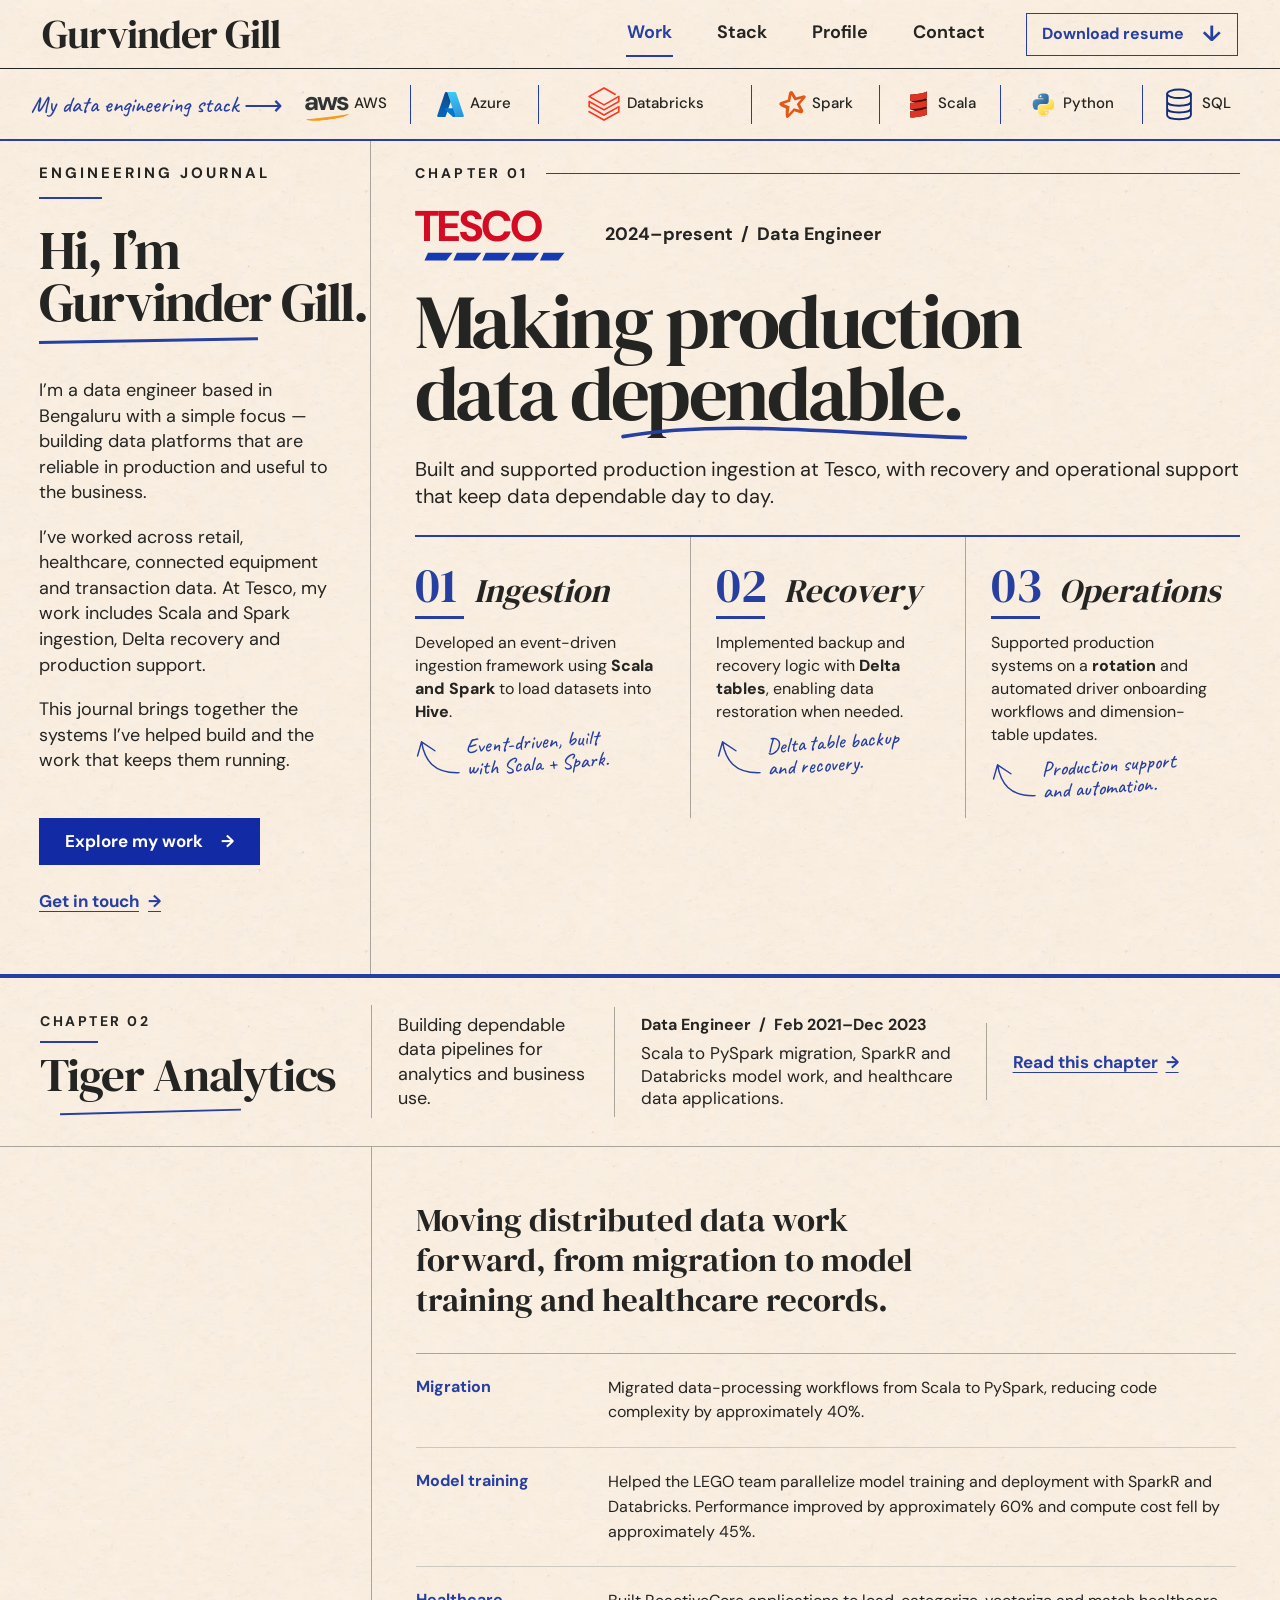
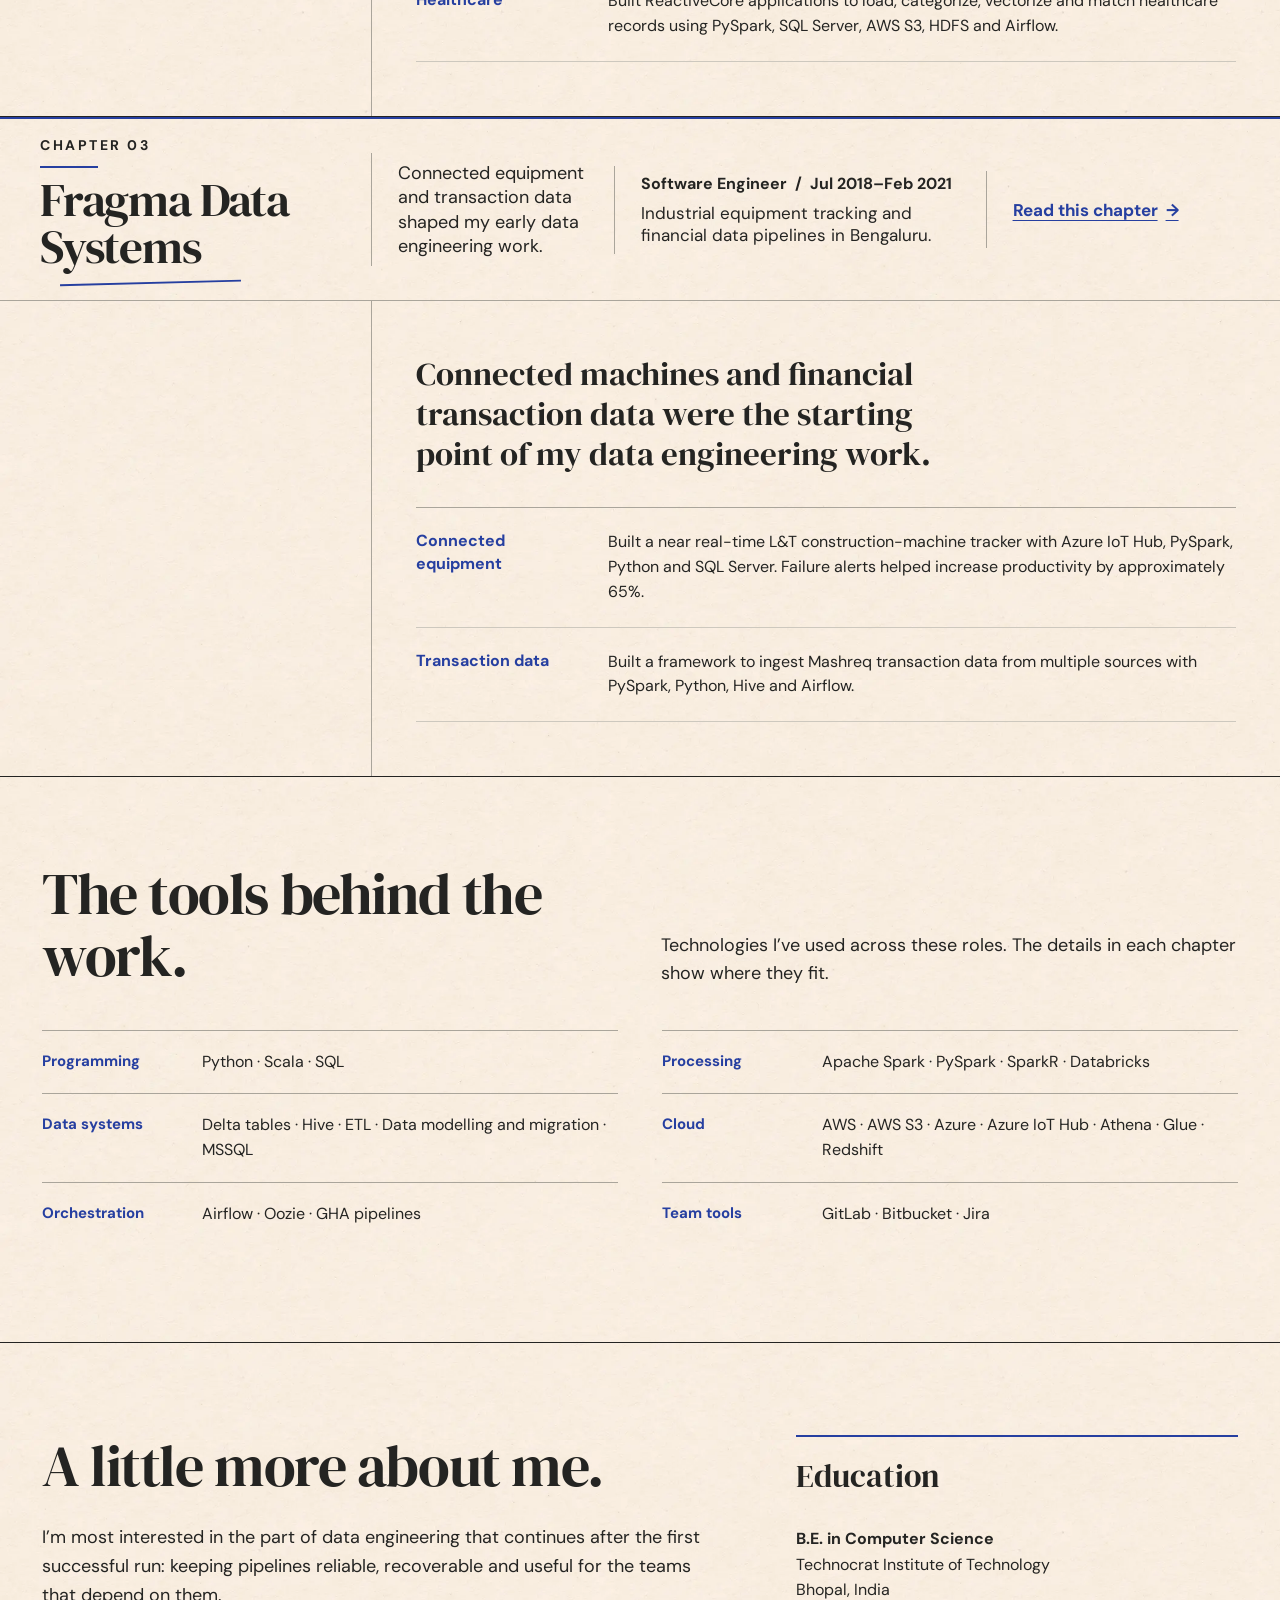
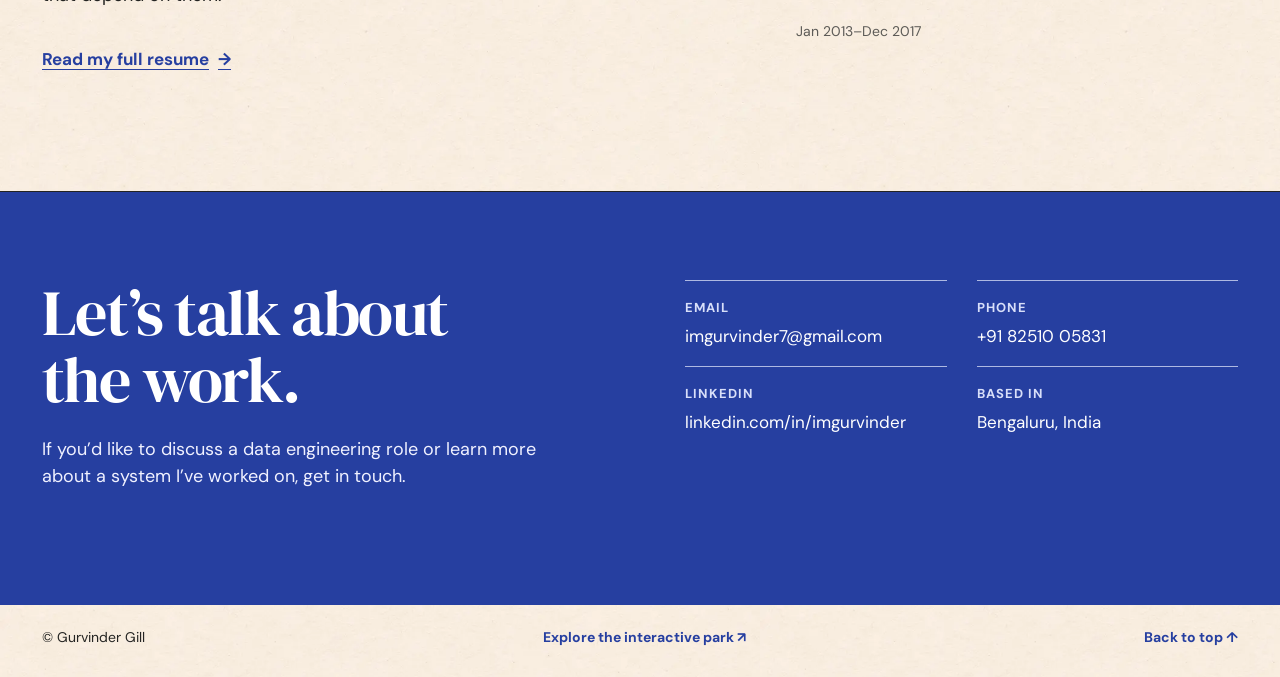
<file: index.html>
<!doctype html>
<html lang="en">
<head>
<meta charset="utf-8"><meta name="viewport" content="width=device-width, initial-scale=1"><meta name="theme-color" content="#f5f0e7">
<meta name="description" content="Gurvinder Gill is a Bengaluru-based data engineer with 8+ years of experience at Tesco, Tiger Analytics and Fragma Data Systems. Spark, Scala, Python, SQL, AWS and Azure.">
<title>Gurvinder Gill | Data Engineer</title>
<link rel="canonical" href="https://gs-gill.github.io/gurvinder-interactive-resume/">
<meta property="og:type" content="profile"><meta property="og:title" content="Gurvinder Gill | Data Engineer"><meta property="og:description" content="Data engineering work across retail, healthcare and analytics."><meta property="og:url" content="https://gs-gill.github.io/gurvinder-interactive-resume/">
<script type="application/ld+json">{"@context":"https://schema.org","@type":"Person","name":"Gurvinder Gill","jobTitle":"Data Engineer","address":{"@type":"PostalAddress","addressLocality":"Bengaluru","addressCountry":"IN"},"email":"mailto:imgurvinder7@gmail.com","sameAs":["https://www.linkedin.com/in/imgurvinder/"],"worksFor":{"@type":"Organization","name":"Tesco"}}</script>
<link rel="preload" href="assets/fonts/DMSerifDisplay-Regular.ttf" as="font" type="font/ttf" crossorigin><link rel="preload" href="assets/fonts/DMSans.ttf" as="font" type="font/ttf" crossorigin><link rel="stylesheet" href="style.css">
</head>
<body id="top">
<a class="skip-link" href="#main">Skip to content</a>
<header class="masthead"><a class="identity" href="#top" aria-label="Gurvinder Gill, back to top">Gurvinder Gill</a><nav aria-label="Main navigation"><a href="#work">Work</a><a href="#stack">Stack</a><a href="#profile">Profile</a><a href="#contact">Contact</a></nav><a class="resume-link" href="gurvinder-resume-2026-1.pdf" download>Download resume <span aria-hidden="true">↓</span></a></header>
<main id="main">
<div class="stack-ribbon" aria-label="Technology range"><span class="stack-ribbon-intro">My data engineering stack <span aria-hidden="true">⟶</span></span><ul>
<li><span class="aws-mark" aria-hidden="true">aws</span><span>AWS</span></li>
<li><img src="assets/icons/azure-original.svg" width="34" height="34" alt=""><span>Azure</span></li>
<li><img class="databricks-icon" src="assets/icons/databricks.svg" width="32" height="32" alt=""><span>Databricks</span></li>
<li><img src="assets/icons/apachespark-original.svg" width="34" height="34" alt=""><span>Spark</span></li>
<li><img src="assets/icons/scala-original.svg" width="32" height="32" alt=""><span>Scala</span></li>
<li><img src="assets/icons/python-original.svg" width="31" height="31" alt=""><span>Python</span></li>
<li><svg class="sql-icon" viewBox="0 0 40 40" width="34" height="34" aria-hidden="true"><ellipse cx="20" cy="8" rx="14" ry="5"/><path d="M6 8v25c0 3 6 5 14 5s14-2 14-5V8M6 17c0 3 6 5 14 5s14-2 14-5M6 25c0 3 6 5 14 5s14-2 14-5"/></svg><span>SQL</span></li>
</ul></div>
<section class="opening" id="work" aria-labelledby="intro-title">
<div class="introduction"><div class="intro-top"><p class="journal-label">Engineering Journal</p><h1 id="intro-title">Hi, I’m<br>Gurvinder Gill.</h1><p class="intro-lead">I’m a data engineer based in Bengaluru with a simple focus — building data platforms that are reliable in production and useful to the business.</p><p>I’ve worked across retail, healthcare, connected equipment and transaction data. At Tesco, my work includes Scala and Spark ingestion, Delta recovery and production support.</p><p>This journal brings together the systems I’ve helped build and the work that keeps them running.</p></div><div class="intro-links"><a class="solid-link" href="#tesco">Explore my work <span aria-hidden="true">→</span></a><a class="text-link" href="#contact">Get in touch <span aria-hidden="true">→</span></a></div></div>
<article class="feature-chapter" id="tesco" aria-labelledby="tesco-title">
<div class="chapter-rule"><span>Chapter 01</span></div>
<div class="chapter-heading"><div class="chapter-identity"><span class="employer">TESCO<svg class="tesco-bars" viewBox="0 0 160 16" aria-hidden="true"><path d="M4 3h28l-7 9H0zM37 3h28l-7 9H33zM70 3h28l-7 9H66zM103 3h28l-7 9H99zM136 3h24l-7 9h-21z"/></svg></span><span class="chapter-meta">2024–present&nbsp; / &nbsp;Data Engineer</span></div></div>
<aside class="hero-note" aria-label="Work focus">Focus: reliable,<br>recoverable data pipelines<br>in production.<svg viewBox="0 0 70 52" aria-hidden="true"><path d="M68 1C50 30 27 36 3 45m0 0 16-1M3 45l12-12"/></svg></aside>
<h2 id="tesco-title">Making production<br>data dependable.</h2>
<svg class="headline-mark" viewBox="0 0 400 20" preserveAspectRatio="none" aria-hidden="true"><path d="M2 12C119 -5 269 10 398 13"/></svg>
<p class="chapter-summary">Built and supported production ingestion at Tesco, with recovery and operational support that keep data dependable day to day.</p>
<div class="chapter-points" aria-label="Tesco work areas">
<div class="chapter-point"><h3><span class="point-no">01</span><span class="point-name">Ingestion</span></h3><p>Developed an event-driven ingestion framework using <strong>Scala and Spark</strong> to load datasets into <strong>Hive</strong>.</p><span class="margin-note"><svg viewBox="0 0 48 42" aria-hidden="true"><path d="M44 37C18 36 10 22 8 3M8 3 3 17M8 3l13 10"/></svg><span>Event-driven, built<br>with Scala + Spark.</span></span></div>
<div class="chapter-point"><h3><span class="point-no">02</span><span class="point-name">Recovery</span></h3><p>Implemented backup and recovery logic with <strong>Delta tables</strong>, enabling data restoration when needed.</p><span class="margin-note"><svg viewBox="0 0 48 42" aria-hidden="true"><path d="M44 37C18 36 10 22 8 3M8 3 3 17M8 3l13 10"/></svg><span>Delta table backup<br>and recovery.</span></span></div>
<div class="chapter-point"><h3><span class="point-no">03</span><span class="point-name">Operations</span></h3><p>Supported production systems on a <strong>rotation</strong> and automated driver onboarding workflows and dimension-table updates.</p><span class="margin-note"><svg viewBox="0 0 48 42" aria-hidden="true"><path d="M44 37C18 36 10 22 8 3M8 3 3 17M8 3l13 10"/></svg><span>Production support<br>and automation.</span></span></div>
</div></article>
</section>
<section class="chapter chapter-tiger" aria-labelledby="tiger-title">
<div class="chapter-preview"><div class="preview-name"><span class="preview-kicker">Chapter 02</span><h2 id="tiger-title">Tiger Analytics</h2></div><p>Building dependable data pipelines for analytics and business use.</p><div class="preview-meta"><strong>Data Engineer&nbsp; / &nbsp;Feb 2021–Dec 2023</strong><span>Scala to PySpark migration, SparkR and Databricks model work, and healthcare data applications.</span></div><a class="preview-link" href="#tiger-details">Read this chapter <span aria-hidden="true">→</span></a></div>
<div class="chapter-details" id="tiger-details"><div class="chapter-body"><p class="chapter-intro">Moving distributed data work forward, from migration to model training and healthcare records.</p><div class="story-list"><div class="story-row"><h3>Migration</h3><p>Migrated data-processing workflows from Scala to PySpark, reducing code complexity by approximately 40%.</p></div><div class="story-row"><h3>Model training</h3><p>Helped the LEGO team parallelize model training and deployment with SparkR and Databricks. Performance improved by approximately 60% and compute cost fell by approximately 45%.</p></div><div class="story-row"><h3>Healthcare</h3><p>Built ReactiveCore applications to load, categorize, vectorize and match healthcare records using PySpark, SQL Server, AWS S3, HDFS and Airflow.</p></div></div></div></div></section>
<section class="chapter chapter-fragma" aria-labelledby="fragma-title"><div class="chapter-preview"><div class="preview-name"><span class="preview-kicker">Chapter 03</span><h2 id="fragma-title">Fragma Data Systems</h2></div><p>Connected equipment and transaction data shaped my early data engineering work.</p><div class="preview-meta"><strong>Software Engineer&nbsp; / &nbsp;Jul 2018–Feb 2021</strong><span>Industrial equipment tracking and financial data pipelines in Bengaluru.</span></div><a class="preview-link" href="#fragma-details">Read this chapter <span aria-hidden="true">→</span></a></div><div class="chapter-details" id="fragma-details"><div class="chapter-body"><p class="chapter-intro">Connected machines and financial transaction data were the starting point of my data engineering work.</p><div class="story-list"><div class="story-row"><h3>Connected equipment</h3><p>Built a near real-time L&amp;T construction-machine tracker with Azure IoT Hub, PySpark, Python and SQL Server. Failure alerts helped increase productivity by approximately 65%.</p></div><div class="story-row"><h3>Transaction data</h3><p>Built a framework to ingest Mashreq transaction data from multiple sources with PySpark, Python, Hive and Airflow.</p></div></div></div></div></section>
<section class="toolkit" id="stack" aria-labelledby="stack-title"><div class="section-lead"><h2 id="stack-title">The tools behind the work.</h2><p>Technologies I’ve used across these roles. The details in each chapter show where they fit.</p></div><div class="toolkit-list"><div><h3>Programming</h3><p>Python · Scala · SQL</p></div><div><h3>Processing</h3><p>Apache Spark · PySpark · SparkR · Databricks</p></div><div><h3>Data systems</h3><p>Delta tables · Hive · ETL · Data modelling and migration · MSSQL</p></div><div><h3>Cloud</h3><p>AWS · AWS S3 · Azure · Azure IoT Hub · Athena · Glue · Redshift</p></div><div><h3>Orchestration</h3><p>Airflow · Oozie · GHA pipelines</p></div><div><h3>Team tools</h3><p>GitLab · Bitbucket · Jira</p></div></div></section>
<section class="profile" id="profile" aria-labelledby="profile-title"><div><h2 id="profile-title">A little more about me.</h2><p>I’m most interested in the part of data engineering that continues after the first successful run: keeping pipelines reliable, recoverable and useful for the teams that depend on them.</p><a class="text-link" href="gurvinder-resume-2026-1.pdf" download>Read my full resume <span aria-hidden="true">→</span></a></div><div class="education"><h3>Education</h3><p><strong>B.E. in Computer Science</strong><br>Technocrat Institute of Technology<br>Bhopal, India</p><span>Jan 2013–Dec 2017</span></div></section>
<section class="contact" id="contact" aria-labelledby="contact-title"><div><h2 id="contact-title">Let’s talk about<br>the work.</h2><p>If you’d like to discuss a data engineering role or learn more about a system I’ve worked on, get in touch.</p></div><div class="contact-links"><a href="mailto:imgurvinder7@gmail.com"><span>Email</span>imgurvinder7@gmail.com</a><a href="tel:+918251005831"><span>Phone</span>+91 82510 05831</a><a href="https://www.linkedin.com/in/imgurvinder/"><span>LinkedIn</span>linkedin.com/in/imgurvinder</a><span class="contact-location"><span>Based in</span>Bengaluru, India</span></div></section>
</main><footer class="site-footer"><span>© Gurvinder Gill</span><a href="park.html">Explore the interactive park <span aria-hidden="true">↗</span></a><a href="#top">Back to top ↑</a></footer><script src="site.js" defer></script>
</body></html>
</file>
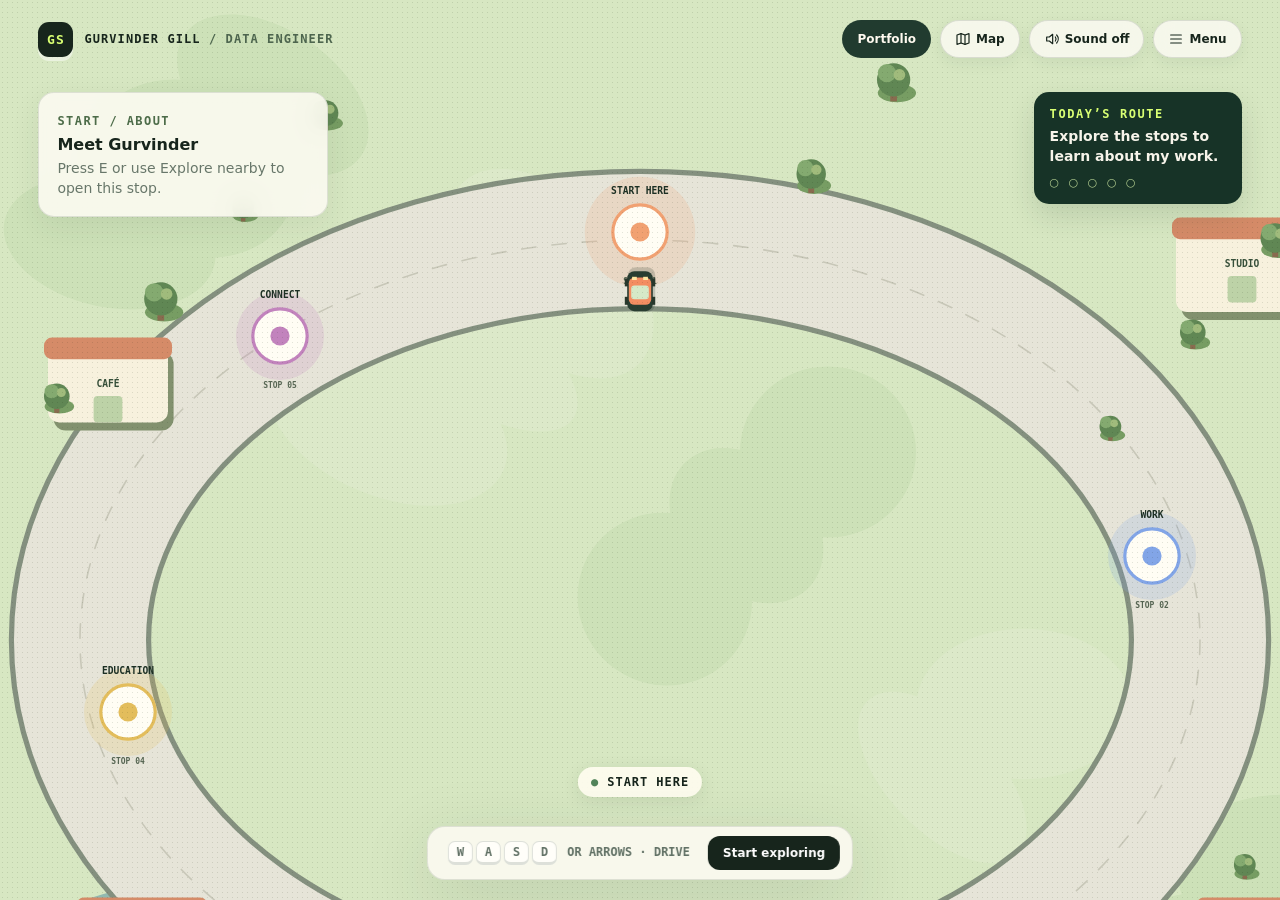
<file: park.html>
<!doctype html>
<html lang="en">
<head>
<meta charset="utf-8">
<meta name="viewport" content="width=device-width,initial-scale=1,viewport-fit=cover">
<meta name="theme-color" content="#d8e8c4">
<meta name="description" content="Explore Gurvinder Gill’s data engineering resume in a small, playable portfolio world.">
<title>Gurvinder Gill — Data Engineer</title>
<style>
:root{color-scheme:light;--ink:#17251c;--muted:#68776a;--green:#d8e8c4;--green2:#c8dcb5;--cream:#f7f4ea;--white:#fffdf7;--lime:#d9ff73;--orange:#f38d62;--blue:#6e9de8;--line:#20332920;--shadow:0 20px 70px #21382725;--mono:ui-monospace,SFMono-Regular,Consolas,monospace;--sans:ui-sans-serif,system-ui,-apple-system,"Segoe UI",sans-serif}*{box-sizing:border-box}html,body{height:100%;margin:0}body{overflow:hidden;background:#d8e8c4;color:var(--ink);font-family:var(--sans)}button,a{font:inherit}button{color:inherit}a{color:inherit}button:focus-visible,a:focus-visible{outline:3px solid #397d55;outline-offset:3px}#world{position:fixed;inset:0;width:100%;height:100%;display:block;touch-action:none}.grain{position:fixed;inset:0;pointer-events:none;opacity:.16;background-image:radial-gradient(#445640 0.6px,transparent .7px);background-size:5px 5px;mix-blend-mode:multiply}.topbar{position:fixed;z-index:5;inset:0 0 auto;display:flex;align-items:center;justify-content:space-between;padding:20px clamp(16px,3vw,42px);pointer-events:none}.brand,.top-actions>*{pointer-events:auto}.brand{display:flex;align-items:center;gap:11px;font:800 12px var(--mono);letter-spacing:.09em;text-transform:uppercase;text-decoration:none}.brand-mark{width:35px;height:35px;display:grid;place-items:center;background:var(--ink);color:var(--lime);border-radius:11px;box-shadow:0 4px 0 #ffffff7a;font-size:13px}.top-actions{display:flex;gap:9px}.icon-btn,.top-link{border:1px solid #26392b24;border-radius:999px;background:#fbfaf2db;backdrop-filter:blur(9px);box-shadow:0 5px 15px #203b2512;padding:10px 14px;font-weight:800;font-size:12px;cursor:pointer}.icon-btn:hover,.top-link:hover{transform:translateY(-2px);background:white}.icon-btn .glyph{font-size:15px;margin-right:5px}.status{position:fixed;z-index:2;top:92px;left:clamp(16px,3vw,44px);width:min(290px,calc(100vw - 32px));padding:17px 18px;border:1px solid #253b2a20;border-radius:16px;background:#fbfaf0e8;backdrop-filter:blur(10px);box-shadow:0 10px 30px #1f3b2015;pointer-events:none}.status small{font:800 11px var(--mono);letter-spacing:.12em;text-transform:uppercase;color:#60805a}.status strong{display:block;font-size:16px;margin:6px 0 4px}.status p{font-size:12px;color:var(--muted);line-height:1.45;margin:0}.mission{position:fixed;z-index:2;top:92px;right:clamp(16px,3vw,44px);width:min(208px,34vw);padding:15px 16px;border-radius:15px;background:#173327;color:#f7f4ea;box-shadow:0 12px 28px #203b2526;pointer-events:none}.mission small{display:block;color:var(--lime);font:800 11px var(--mono);letter-spacing:.13em;text-transform:uppercase}.mission strong{display:block;font-size:13px;line-height:1.45;margin-top:5px}.mission .dots{color:#b7d293;font-size:11px;margin-top:9px;letter-spacing:3px}.location-pin{position:fixed;z-index:2;bottom:103px;left:50%;transform:translateX(-50%);border-radius:999px;background:#fffdf0e8;padding:8px 13px;font:700 11px var(--mono);letter-spacing:.08em;box-shadow:0 4px 18px #203b2517;pointer-events:none;white-space:nowrap}.location-pin b{color:#52845a}.dock{position:fixed;z-index:4;left:50%;bottom:20px;transform:translateX(-50%);display:flex;align-items:center;gap:10px;padding:9px 12px;border:1px solid #26392b20;border-radius:18px;background:#fbfaf0eb;backdrop-filter:blur(10px);box-shadow:var(--shadow)}.drive-hint{font:700 11px var(--mono);color:#617165;padding:0 8px;white-space:nowrap}.key{display:inline-grid;place-items:center;min-width:25px;height:24px;border:1px solid #213b2b27;border-bottom-width:3px;border-radius:7px;background:#fffef9;font:800 11px var(--mono);margin-right:3px}.dock button{border:0;background:var(--ink);color:white;border-radius:12px;padding:10px 15px;font-size:11px;font-weight:850;cursor:pointer;white-space:nowrap}.dock button:hover{background:#34593e}.touchpad{position:fixed;z-index:4;left:18px;bottom:20px;display:none;grid-template:repeat(2,42px)/repeat(3,42px);gap:5px}.touchpad button{border:1px solid #24392b30;border-radius:12px;background:#fffdf0e8;box-shadow:0 4px 12px #203b2515;font-weight:900;font-size:17px;touch-action:none}.touchpad [data-key=up]{grid-area:1/2}.touchpad [data-key=left]{grid-area:2/1}.touchpad [data-key=down]{grid-area:2/2}.touchpad [data-key=right]{grid-area:2/3}.touchpad button:active{background:var(--lime)}.panel-wrap{position:fixed;z-index:10;inset:0;display:grid;place-items:center;padding:clamp(12px,4vw,44px);background:#182c2380;backdrop-filter:blur(5px);opacity:0;visibility:hidden;transition:opacity .2s,visibility .2s}.panel-wrap.open{opacity:1;visibility:visible}.panel{position:relative;width:min(840px,100%);max-height:min(84vh,780px);overflow:auto;background:var(--cream);border-radius:24px;box-shadow:0 30px 100px #0c1a10aa;padding:clamp(23px,4vw,42px);transform:translateY(14px) scale(.99);transition:transform .25s}.panel-wrap.open .panel{transform:none}.panel-close{position:absolute;right:17px;top:17px;border:0;border-radius:50%;width:38px;height:38px;background:#e8e9dc;font-size:22px;cursor:pointer}.panel h2{font-size:clamp(32px,5vw,55px);line-height:.95;letter-spacing:-.055em;margin:5px 45px 13px 0}.panel-intro{max-width:600px;color:#657267;line-height:1.6;font-size:14px;margin:0 0 24px}.intro-tags,.tags{display:flex;gap:7px;flex-wrap:wrap}.chip{font:700 11px var(--mono);border:1px solid #20332920;background:#ffffff80;padding:7px 10px;border-radius:999px}.grid2{display:grid;grid-template-columns:repeat(2,minmax(0,1fr));gap:12px}.card{border:1px solid #25392b20;background:#fffdf5;border-radius:16px;padding:17px}.card h3{font-size:16px;margin:0 0 4px}.card .meta{font:800 11px var(--mono);letter-spacing:.08em;color:#6f8c5b;text-transform:uppercase}.card p,.card li{font-size:13px;line-height:1.6;color:#59685e}.card p{margin:9px 0 0}.card ul{padding-left:18px;margin:9px 0 0}.card li+li{margin-top:6px}.full{grid-column:1/-1}.skill-groups{display:grid;gap:12px}.skill-groups .card{display:grid;grid-template-columns:150px 1fr;align-items:start;gap:10px}.skill-groups h3{font-size:13px}.skill-tag{font:700 11px var(--mono);padding:7px 9px;border-radius:8px;background:#eaf0df;color:#31543d}.strengths{display:grid;gap:12px}.strength{display:flex;gap:15px;align-items:flex-start}.strength b{min-width:160px;color:#365942}.strength p{margin:0;color:#59685e;font-size:13px;line-height:1.55}.contact-grid{display:grid;grid-template-columns:repeat(2,1fr);gap:10px}.contact-card{display:block;text-decoration:none;padding:16px;border:1px solid #20332920;background:#fffdf5;border-radius:14px}.contact-card small{display:block;font:800 11px var(--mono);color:#6f8c5b;letter-spacing:.12em;text-transform:uppercase;margin-bottom:8px}.contact-card strong{font-size:14px;overflow-wrap:anywhere}.menu-grid{display:grid;grid-template-columns:repeat(2,1fr);gap:10px}.menu-item{display:flex;justify-content:space-between;align-items:center;text-align:left;border:1px solid #20332922;background:#fffdf6;border-radius:14px;padding:15px;cursor:pointer;font-weight:850}.menu-item:hover{background:#e7efd9}.map-box{height:min(55vh,420px);min-height:250px;position:relative;border-radius:17px;overflow:hidden;background:#cae0bb;border:1px solid #2033291c}.map-box canvas{width:100%;height:100%;display:block}.map-note{font-size:11px;color:#657267;margin-top:10px}.toast{position:fixed;z-index:20;left:50%;top:84px;transform:translate(-50%,-8px);background:var(--ink);color:#fff;padding:10px 14px;border-radius:999px;font:700 11px var(--mono);opacity:0;transition:.2s;pointer-events:none}.toast.show{opacity:1;transform:translate(-50%,0)}.sr-only{position:absolute;width:1px;height:1px;padding:0;margin:-1px;overflow:hidden;clip:rect(0,0,0,0);white-space:nowrap;border:0}.noscript{position:fixed;inset:auto 15px 15px;background:white;padding:10px;border-radius:8px;z-index:100}@media(max-width:760px){.topbar{padding-top:max(12px,env(safe-area-inset-top));}.brand{font-size:11px}.brand-mark{width:31px;height:31px}.top-actions{gap:5px}.icon-btn{padding:9px 10px;font-size:11px}.icon-btn .glyph{margin:0}.status{top:65px;padding:13px 14px;width:min(245px,62vw)}.status p{font-size:11px}.mission{top:auto;right:12px;bottom:105px;width:150px;padding:11px 12px}.mission strong{font-size:11px}.location-pin{bottom:94px;font-size:11px}.dock{bottom:max(12px,env(safe-area-inset-bottom));gap:4px;padding:7px;border-radius:15px}.drive-hint{font-size:11px;padding:0 4px}.key{min-width:20px;height:20px}.dock button{padding:9px 11px;font-size:11px}.touchpad{display:grid;bottom:max(12px,env(safe-area-inset-bottom));left:12px;grid-template:repeat(2,38px)/repeat(3,38px)}.touchpad button{font-size:15px}.panel-wrap{padding:10px}.panel{max-height:88vh;border-radius:19px}.grid2{grid-template-columns:1fr}.full{grid-column:auto}.skill-groups .card{grid-template-columns:1fr}.strength{display:block}.strength b{display:block;margin-bottom:5px}.contact-grid,.menu-grid{grid-template-columns:1fr 1fr}}@media(max-width:430px){.top-actions .icon-btn{width:38px;height:38px;padding:0}.icon-btn .glyph{margin:0}.icon-btn .label{position:absolute;clip:rect(0,0,0,0)}.brand{gap:7px;letter-spacing:.03em}.status{top:59px}.mission{bottom:149px}.location-pin{bottom:138px}.dock{left:auto;right:10px;transform:none;bottom:12px}.drive-hint{display:none}.touchpad{bottom:12px}.contact-grid{grid-template-columns:1fr}.menu-grid{grid-template-columns:1fr 1fr}.panel h2{font-size:34px}}@media(prefers-reduced-motion:reduce){*,*::before,*::after{scroll-behavior:auto!important;transition:none!important}}
</style>
<style>.back-link{position:relative;display:inline-flex;align-items:center;justify-content:center;padding:10px 15px;border-radius:100px;background:#213b2f;color:#fffaf0;text-decoration:none;font-size:12px;font-weight:750;white-space:nowrap}.back-link:hover,.back-link:focus-visible{background:#385d46;color:#fffaf0}@media(max-width:700px){.back-link{padding:9px 11px;font-size:11px}.topbar .brand span:last-child{display:none}}</style>
<style>
::selection{background:#d9ff73;color:#17251c}
.panel{scrollbar-color:#a9b7a0 var(--cream)}
.icon-btn .glyph{display:inline-flex;align-items:center;vertical-align:middle}
.icon-btn .glyph svg{width:16px;height:16px;stroke:currentColor;stroke-width:1.8;fill:none;stroke-linecap:round;stroke-linejoin:round}
.panel h2{letter-spacing:-.04em}
.map-layout{display:grid;grid-template-columns:minmax(0,1.45fr) minmax(210px,.8fr);gap:16px;align-items:stretch}
.map-destinations{grid-column:2;grid-row:1;grid-template-columns:1fr;align-content:start;gap:8px}
.map-destinations .menu-item{min-height:48px;padding:10px 12px;font-size:13px}
.map-box{grid-column:1;grid-row:1;height:min(42vh,340px);min-height:260px}
.map-note{margin-bottom:0}
.status small,.card .meta,.contact-card small{color:#4d6c49}
.status p,.mission strong,.card p,.card li,.strength p,.map-note{font-size:14px}
.status small,.mission small,.card .meta,.contact-card small,.drive-hint,.location-pin,.key,.chip,.skill-tag,.toast{font-size:12px}
.dock button,.icon-btn,.top-link,.back-link{font-size:12px}
@media(max-width:760px){.map-layout{grid-template-columns:1fr}.map-destinations{grid-column:1;grid-row:1;grid-template-columns:repeat(2,minmax(0,1fr))}.map-box{grid-column:1;grid-row:2;height:min(35vh,260px);min-height:210px}}
@media(max-width:760px){.drive-hint{display:none}.status p,.mission strong{font-size:13px}}
@media(max-width:430px){.map-destinations{grid-template-columns:1fr}.map-destinations .menu-item{min-height:44px}}
</style>
</head>
<body>
<canvas id="world" aria-label="A small illustrated driving world. Use arrow keys or WASD to explore work locations."></canvas><div class="grain" aria-hidden="true"></div>
<header class="topbar"><a class="brand" href="#" aria-label="Gurvinder Gill home"><span class="brand-mark">GS</span><span>Gurvinder Gill <span style="color:#4d654e">/ data engineer</span></span></a><div class="top-actions"><a class="back-link" href="index.html">Portfolio</a><button class="icon-btn" id="mapButton" aria-label="Open map"><span class="glyph" aria-hidden="true"><svg viewBox="0 0 24 24"><path d="m3 6 6-2 6 2 6-2v14l-6 2-6-2-6 2z"/><path d="M9 4v14M15 6v14"/></svg></span><span class="label">Map</span></button><button class="icon-btn" id="soundButton" aria-label="Toggle sound"><span class="glyph" aria-hidden="true"><svg viewBox="0 0 24 24"><path d="M4 9v6h4l5 4V5L8 9z"/><path d="M17 9a5 5 0 0 1 0 6M19 6a9 9 0 0 1 0 12"/></svg></span><span class="label">Sound off</span></button><button class="icon-btn" id="menuButton" aria-label="Open menu"><span class="glyph" aria-hidden="true"><svg viewBox="0 0 24 24"><path d="M4 6h16M4 12h16M4 18h16"/></svg></span><span class="label">Menu</span></button></div></header>
<aside class="status" aria-live="polite"><small id="statusEyebrow">Your next stop</small><strong id="statusTitle">Drive over to say hello</strong><p id="statusText">Take a little drive. The stops around the track open my resume.</p></aside>
<aside class="mission"><small>Today’s route</small><strong>Explore the stops to learn about my work.</strong><div class="dots" id="missionDots">○ ○ ○ ○ ○</div></aside>
<div class="location-pin"><b>●</b> <span id="locationText">PORTFOLIO PARK</span></div>
<div class="dock"><div class="drive-hint"><span class="key">W</span><span class="key">A</span><span class="key">S</span><span class="key">D</span> OR ARROWS · DRIVE</div><button id="interactButton">Explore nearby</button></div>
<div class="touchpad" aria-label="Driving controls"><button data-key="up" aria-label="Drive forward">↑</button><button data-key="left" aria-label="Steer left">←</button><button data-key="down" aria-label="Drive backward">↓</button><button data-key="right" aria-label="Steer right">→</button></div>
<div class="panel-wrap" id="panelWrap" role="dialog" aria-modal="true" aria-labelledby="panelTitle"><section class="panel"><button class="panel-close" id="closePanel" aria-label="Close panel">×</button><div id="panelContent"></div></section></div>
<div class="toast" id="toast" role="status" aria-live="polite"></div><div class="sr-only" id="liveText" aria-live="polite"></div>
<noscript><div class="noscript">This portfolio needs JavaScript to run. Your resume PDF is available in the repository.</div></noscript>
<script>
(()=>{'use strict';
const canvas=document.getElementById('world'),ctx=canvas.getContext('2d',{alpha:false}),wrap=document.getElementById('panelWrap'),content=document.getElementById('panelContent'),keys=new Set(),visited=new Set(),W=2200,H=1600;
let panelReturnFocus=null;
const zones=[
 {id:'intro',name:'Start / About',x:1100,y:290,color:'#f1a172',label:'START HERE',hint:'Meet Gurvinder',title:'Hey, I’m Gurvinder.',text:'I build data-intensive applications and solve architectural and scalability challenges. My work spans retail, healthcare, e-commerce and analytics, with a current focus on event-driven pipelines at Tesco.',tags:['8+ years in data','Tesco','Spark · AWS · Azure'],kind:'intro'},
 {id:'experience',name:'Experience',x:1740,y:695,color:'#82a5e7',label:'WORK',hint:'Work experience',title:'My work in data engineering.',kind:'experience'},
 {id:'skills',name:'Skills / Toolkit',x:1120,y:1280,color:'#84b97a',label:'TOOLKIT',hint:'The tools I use',title:'A practical data toolkit.',kind:'skills'},
 {id:'education',name:'Education / Strengths',x:460,y:890,color:'#e3bd5c',label:'EDUCATION',hint:'How I learn and work',title:'Good systems need good teams.',kind:'education'},
 {id:'contact',name:'Contact / Connect',x:650,y:420,color:'#c283bd',label:'CONNECT',hint:'Get in touch',title:'Let’s build something useful.',kind:'contact'}
];
const player={x:1100,y:365,a:-Math.PI/2,v:0};let activeZone=null,started=false,sound=false,frame=0,cam={x:0,y:0},dpr=1,last=0,lastDraw=0,toastTimer=0,audioCtx=null,engineOsc=null,engineGain=null;
function fit(){dpr=Math.min(devicePixelRatio||1,1.7);canvas.width=Math.round(innerWidth*dpr);canvas.height=Math.round(innerHeight*dpr);canvas.style.width=innerWidth+'px';canvas.style.height=innerHeight+'px'}addEventListener('resize',fit);fit();
function roundedRect(c,x,y,w,h,r){c.beginPath();c.roundRect(x,y,w,h,r)}
function drawTree(x,y,s=1){ctx.fillStyle='#779d63';ctx.beginPath();ctx.ellipse(x+4*s,y+9*s,23*s,11*s,0,0,Math.PI*2);ctx.fill();ctx.fillStyle='#896b4f';ctx.fillRect(x-4*s,y-1*s,8*s,20*s);ctx.fillStyle='#608754';ctx.beginPath();ctx.arc(x,y-7*s,20*s,0,Math.PI*2);ctx.fill();ctx.fillStyle='#84aa70';ctx.beginPath();ctx.arc(x-8*s,y-15*s,11*s,0,Math.PI*2);ctx.fill();ctx.fillStyle='#a0bb7c';ctx.beginPath();ctx.arc(x+7*s,y-13*s,7*s,0,Math.PI*2);ctx.fill()}
function drawWorld(){ctx.setTransform(dpr,0,0,dpr,0,0);const vw=innerWidth,vh=innerHeight;ctx.fillStyle='#d7e7c2';ctx.fillRect(0,0,vw,vh);const mobile=vw<760,scale=Math.min(vw/(mobile?1050:1550),vh/(mobile?700:980),mobile?.75:.8);cam.x=player.x-vw/(2*scale);cam.y=player.y-vh/(2*scale);const viewW=vw/scale,viewH=vh/scale;cam.x=viewW>=W?(W-viewW)/2:Math.max(0,Math.min(W-viewW,cam.x));cam.y=viewH>=H?(H-viewH)/2:Math.max(0,Math.min(H-viewH,cam.y));ctx.setTransform(dpr*scale,0,0,dpr*scale,-cam.x*dpr*scale,-cam.y*dpr*scale);
ctx.fillStyle='#d7e7c2';ctx.fillRect(0,0,W,H);
// Park patches and winding paths
for(let i=0;i<16;i++){const x=90+(i*347)%1980,y=80+(i*223)%1430;ctx.fillStyle=i%2?'#cde1b8':'#dce9c9';ctx.beginPath();ctx.ellipse(x,y,110+(i%3)*24,68+(i%4)*13,(i%5)*.2,0,Math.PI*2);ctx.fill()}
// Pond
ctx.fillStyle='#91b9b0';ctx.beginPath();ctx.ellipse(480,1200,180,92,-.18,0,Math.PI*2);ctx.fill();ctx.strokeStyle='#f7f4ea88';ctx.lineWidth=5;ctx.beginPath();ctx.ellipse(480,1200,145,65,-.18,0,Math.PI*2);ctx.stroke();
// Road loop with center stripe
ctx.lineCap='round';ctx.lineJoin='round';ctx.beginPath();ctx.ellipse(1100,800,700,500,0,0,Math.PI*2);ctx.strokeStyle='#84907f';ctx.lineWidth=178;ctx.stroke();ctx.beginPath();ctx.ellipse(1100,800,700,500,0,0,Math.PI*2);ctx.strokeStyle='#e6e4d8';ctx.lineWidth=165;ctx.stroke();ctx.beginPath();ctx.ellipse(1100,800,700,500,0,0,Math.PI*2);ctx.strokeStyle='#c8c7b8';ctx.lineWidth=2;ctx.setLineDash([18,20]);ctx.stroke();ctx.setLineDash([]);
// Plaza and tiny buildings
const buildings=[[360,430,150,98,'CAFÉ'],[1770,280,165,110,'STUDIO'],[1800,1130,155,110,'WORKSHOP'],[400,1130,155,100,'LIBRARY']];for(const [x,y,w,h,label] of buildings){ctx.fillStyle='#82916e';roundedRect(ctx,x+7,y+10,w,h,15);ctx.fill();ctx.fillStyle='#f7f1dd';roundedRect(ctx,x,y,w,h,14);ctx.fill();ctx.fillStyle='#d58b68';roundedRect(ctx,x-5,y-8,w+10,27,10);ctx.fill();ctx.fillStyle='#37503a';ctx.font='800 12px ui-monospace,monospace';ctx.textAlign='center';ctx.fillText(label,x+w/2,y+54);ctx.fillStyle='#bdd2a7';roundedRect(ctx,x+w/2-18,y+65,36,33,5);ctx.fill()}
// Trees in planted groups
for(let i=0;i<37;i++){let x=100+(i*271)%2000,y=70+(i*431)%1450;if(Math.hypot((x-1100)/700,(y-800)/500)>.99)drawTree(x,y,.68+(i%4)*.12)}
// Work stops
zones.forEach((z,i)=>{const nearby=activeZone?.id===z.id;ctx.fillStyle=z.color+'33';ctx.beginPath();ctx.arc(z.x,z.y,nearby?69:55,0,Math.PI*2);ctx.fill();ctx.fillStyle='#fffdf4';ctx.beginPath();ctx.arc(z.x,z.y,34,0,Math.PI*2);ctx.fill();ctx.strokeStyle=z.color;ctx.lineWidth=4;ctx.stroke();ctx.fillStyle=z.color;ctx.beginPath();ctx.arc(z.x,z.y,12,0,Math.PI*2);ctx.fill();ctx.fillStyle='#1d3024';ctx.font='900 12px ui-monospace,monospace';ctx.textAlign='center';ctx.fillText(z.label,z.x,z.y-47);ctx.font='700 10px ui-monospace,monospace';ctx.fillStyle='#566552';ctx.fillText(visited.has(z.id)?'✓ EXPLORED':'STOP 0'+(i+1),z.x,z.y+65)});
// The little car
ctx.save();ctx.translate(player.x,player.y);ctx.rotate(player.a);ctx.fillStyle='#263b2b35';roundedRect(ctx,-25,-15,56,34,10);ctx.fill();ctx.fillStyle='#293d31';roundedRect(ctx,-24,-16,50,32,9);ctx.fill();ctx.fillStyle='#f38d62';roundedRect(ctx,-16,-14,34,28,7);ctx.fill();ctx.fillStyle='#d6e9c8';roundedRect(ctx,-9,-11,17,22,4);ctx.fill();ctx.fillStyle='#ffe5a1';ctx.fillRect(15,-10,4,6);ctx.fillRect(15,4,4,6);ctx.fillStyle='#28382c';ctx.fillRect(-16,-19,10,4);ctx.fillRect(7,-19,10,4);ctx.fillRect(-16,15,10,4);ctx.fillRect(7,15,10,4);ctx.restore();
}
function nearest(){let best=null,dist=1e9;for(const z of zones){const d=Math.hypot(player.x-z.x,player.y-z.y);if(d<dist){best=z;dist=d}}return dist<150?best:null}
function updateStatus(){const n=nearest();if(n?.id!==activeZone?.id){activeZone=n;if(n){document.getElementById('statusEyebrow').textContent=n.name;document.getElementById('statusTitle').textContent=n.hint;document.getElementById('statusText').textContent='Press E or use Explore nearby to open this stop.';document.getElementById('locationText').textContent=n.label;document.getElementById('liveText').textContent='You are near '+n.name+'. Press E to explore.'}else{document.getElementById('statusEyebrow').textContent='Your next stop';document.getElementById('statusTitle').textContent='Keep exploring';document.getElementById('statusText').textContent='Follow the path and drive toward a marked work stop.';document.getElementById('locationText').textContent='PORTFOLIO PARK'}}document.getElementById('missionDots').textContent=zones.map(z=>visited.has(z.id)?'●':'○').join(' ')}
function loop(t){const dt=Math.min((t-last)/1000||.016,.04);last=t;if(!wrap.classList.contains('open')){const up=keys.has('ArrowUp')||keys.has('w'),down=keys.has('ArrowDown')||keys.has('s'),left=keys.has('ArrowLeft')||keys.has('a'),right=keys.has('ArrowRight')||keys.has('d');if(up)player.v=Math.min(290,player.v+270*dt);else if(down)player.v=Math.max(-120,player.v-300*dt);else player.v*=Math.pow(.12,dt);if(Math.abs(player.v)>3){if(left)player.a-=2.3*dt*Math.sign(player.v);if(right)player.a+=2.3*dt*Math.sign(player.v);player.x+=Math.cos(player.a)*player.v*dt;player.y+=Math.sin(player.a)*player.v*dt;player.x=Math.max(40,Math.min(W-40,player.x));player.y=Math.max(40,Math.min(H-40,player.y));started=true}updateStatus()}if(audioCtx&&engineOsc&&engineGain){engineOsc.frequency.setTargetAtTime(58+Math.abs(player.v)*.65,audioCtx.currentTime,.08);engineGain.gain.setTargetAtTime(sound?(Math.abs(player.v)>3?.012:.002):0,audioCtx.currentTime,.1)}if(t-lastDraw>33){drawWorld();lastDraw=t}frame=requestAnimationFrame(loop)}frame=requestAnimationFrame(loop);
const intro=()=>`<h2 id="panelTitle">${zones[0].title}</h2><p class="panel-intro">${zones[0].text}</p><div class="intro-tags">${zones[0].tags.map(x=>`<span class="chip">${x}</span>`).join('')}</div><div class="actions" style="margin-top:22px;display:flex;gap:10px;flex-wrap:wrap"><button class="menu-item" data-open="experience">See my work</button><a class="menu-item" href="gurvinder-resume-2026-1.pdf" download>Download resume</a></div>`;
const experience=()=>`<h2 id="panelTitle">${zones[1].title}</h2><p class="panel-intro">Data engineering across retail, healthcare, analytics, construction and financial data.</p><div class="grid2"><article class="card full"><div class="meta">Jan 2024 — Present · Bengaluru, IN</div><h3>Data Engineer · Tesco</h3><p>Building ingestion and driver onboarding workflows for retail operations.</p><ul><li>Developed event-driven ingestion pipelines using Scala and Spark to load Hive tables.</li><li>Implemented backup and recovery with Delta tables.</li><li>Automated onboarding and dimension-table updates with a GHA pipeline and Apache Spark, and provided rotational production support.</li></ul></article><article class="card full"><div class="meta">Feb 2021 — Dec 2023 · Bengaluru, IN</div><h3>Data Engineer · Tiger Analytics</h3><ul><li>Migrated Scala workflows to PySpark, reducing code complexity by about 40%.</li><li>Helped parallelize LEGO model training and deployment with SparkR and Databricks, improving performance by about 60% and lowering compute cost by about 45%.</li><li>Built ReactiveCore healthcare data applications using PySpark, SQL Server, AWS S3, HDFS and Airflow.</li></ul></article><article class="card full"><div class="meta">Jul 2018 — Feb 2021 · Bengaluru, IN</div><h3>Software Engineer · Fragma Data Systems</h3><ul><li>Built a near real-time L&amp;T construction-machine tracker with Azure IoT Hub, PySpark, Python and SQL Server.</li><li>Built a Mashreq transaction-ingestion framework with PySpark, Python, Hive and Airflow.</li></ul></article></div>`;
const skills=()=>`<h2 id="panelTitle">${zones[2].title}</h2><p class="panel-intro">A production toolkit spanning processing, storage, cloud and delivery.</p><div class="skill-groups">${[['Processing','Apache Spark','PySpark','Scala','Python','SQL'],['Data','Delta tables','Hive','ETL Pipelines','Data Modelling','Data Migration','MSSQL'],['Cloud','AWS','Azure','AWS S3','Athena','Glue','Redshift','Azure IoT Hub','Databricks'],['Delivery','Event-driven pipelines','Airflow','Oozie','GHA pipelines','GitLab','Bitbucket','Jira']].map(([group,...items])=>`<article class="card"><h3>${group}</h3><div class="tags">${items.map(x=>`<span class="skill-tag">${x}</span>`).join('')}</div></article>`).join('')}</div>`;
const education=()=>`<h2 id="panelTitle">${zones[3].title}</h2><div class="grid2"><article class="card"><div class="meta">Jan 2013 — Dec 2017</div><h3>B.E. Computer Science</h3><p>Technocrat Institute of Technology<br>Bhopal, India</p></article><article class="card"><div class="meta">Current focus</div><h3>Reliable data operations</h3><p>Event-driven ingestion, scalable processing, backup and recovery, workflow automation, and production support.</p></article></div>`;
const contact=()=>`<h2 id="panelTitle">${zones[4].title}</h2><p class="panel-intro">For data engineering opportunities, collaboration, or a conversation about dependable data systems.</p><div class="contact-grid"><a class="contact-card" href="mailto:imgurvinder7@gmail.com"><small>Email</small><strong>imgurvinder7@gmail.com</strong></a><a class="contact-card" href="tel:+918251005831"><small>Phone</small><strong>+91 82510 05831</strong></a><a class="contact-card" href="https://www.linkedin.com/in/imgurvinder/"><small>LinkedIn</small><strong>linkedin.com/in/imgurvinder</strong></a><a class="contact-card" href="gurvinder-resume-2026-1.pdf" download><small>Resume PDF</small><strong>Download resume</strong></a></div>`;
const render={intro,experience,skills,education,contact};
function openPanel(kind){if(!render[kind])return;if(!wrap.classList.contains('open'))panelReturnFocus=document.activeElement;const zone=zones.find(z=>z.kind===kind);if(zone)visited.add(zone.id);content.innerHTML=render[kind]();wrap.classList.add('open');document.getElementById('closePanel').focus();content.querySelectorAll('[data-open]').forEach(b=>b.addEventListener('click',()=>openPanel(b.dataset.open)));}
function closePanel(){wrap.classList.remove('open');const target=panelReturnFocus?.isConnected?panelReturnFocus:document.getElementById('interactButton');panelReturnFocus=null;target.focus()}
function showToast(s){const el=document.getElementById('toast');el.textContent=s;el.classList.add('show');clearTimeout(toastTimer);toastTimer=setTimeout(()=>el.classList.remove('show'),1800)}
function interact(){if(activeZone){openPanel(activeZone.kind)}else if(!started){openPanel('intro')}else{const z=zones.reduce((a,b)=>Math.hypot(player.x-a.x,player.y-a.y)<Math.hypot(player.x-b.x,player.y-b.y)?a:b);showToast('Nearest stop: '+z.hint+' · drive closer to open it')}}
document.getElementById('interactButton').addEventListener('click',interact);document.getElementById('closePanel').addEventListener('click',closePanel);wrap.addEventListener('click',e=>{if(e.target===wrap)closePanel()});document.getElementById('menuButton').addEventListener('click',()=>openPanel('menu'));document.getElementById('mapButton').addEventListener('click',()=>openPanel('map'));document.querySelector('.brand').addEventListener('click',e=>{e.preventDefault();player.x=1100;player.y=365;player.a=-Math.PI/2;player.v=0;openPanel('intro')});document.getElementById('soundButton').addEventListener('click',()=>{try{if(!audioCtx){audioCtx=new(window.AudioContext||window.webkitAudioContext)();engineOsc=audioCtx.createOscillator();engineGain=audioCtx.createGain();engineOsc.type='triangle';engineOsc.frequency.value=58;engineGain.gain.value=0;engineOsc.connect(engineGain);engineGain.connect(audioCtx.destination);engineOsc.start()}if(audioCtx.state==='suspended')audioCtx.resume();sound=!sound;document.querySelector('#soundButton .label').textContent=sound?'Sound on':'Sound off';document.getElementById('soundButton').setAttribute('aria-label',sound?'Turn sound off':'Turn sound on');showToast(sound?'Engine sound on':'Sound muted')}catch{showToast('Audio is unavailable in this browser')}});
document.addEventListener('keydown',e=>{if(e.key==='Escape'&&wrap.classList.contains('open')){closePanel();return}if(wrap.classList.contains('open')){if(e.key==='Tab'){const focusable=[...wrap.querySelectorAll('button,a,[tabindex]:not([tabindex="-1"])')].filter(el=>el.getClientRects().length);if(focusable.length){const first=focusable[0],last=focusable.at(-1);if(e.shiftKey&&document.activeElement===first){e.preventDefault();last.focus()}else if(!e.shiftKey&&document.activeElement===last){e.preventDefault();first.focus()}}}return}if(e.key==='e'||e.key==='E'){interact();return}if(e.key==='m'||e.key==='M'){openPanel('map');return}if(['ArrowUp','ArrowDown','ArrowLeft','ArrowRight',' '].includes(e.key)){e.preventDefault();keys.add(e.key)}else if(['w','a','s','d','W','A','S','D'].includes(e.key)){keys.add(e.key.toLowerCase())}});document.addEventListener('keyup',e=>keys.delete(e.key.toLowerCase()==='arrowup'?'ArrowUp':e.key.toLowerCase()==='arrowdown'?'ArrowDown':e.key.toLowerCase()==='arrowleft'?'ArrowLeft':e.key.toLowerCase()==='arrowright'?'ArrowRight':e.key.toLowerCase()));addEventListener('blur',()=>keys.clear());
document.querySelectorAll('.touchpad button').forEach(b=>{const k={up:'ArrowUp',down:'ArrowDown',left:'ArrowLeft',right:'ArrowRight'}[b.dataset.key];const start=e=>{e.preventDefault();keys.add(k);b.setPointerCapture?.(e.pointerId)};const end=()=>keys.delete(k);b.addEventListener('pointerdown',start);b.addEventListener('pointerup',end);b.addEventListener('pointercancel',end);b.addEventListener('lostpointercapture',end)});
function mapPanel(){return`<h2 id="panelTitle">Choose a stop.</h2><p class="panel-intro">Pick a destination to open its section, or use the map to plan a drive.</p><div class="map-layout"><nav class="menu-grid map-destinations" aria-label="Portfolio stops">${zones.map(z=>`<button class="menu-item" data-zone="${z.id}">${z.hint}</button>`).join('')}</nav><div class="map-box"><canvas id="mapCanvas" aria-label="Map with five resume stops"></canvas></div></div><p class="map-note">Move with W A S D or arrow keys. Press E near a marker to explore.</p>`}
function menuPanel(){return`<h2 id="panelTitle">Pick a destination.</h2><p class="panel-intro">Jump to a resume stop, or take the scenic route and drive there.</p><div class="menu-grid">${zones.map(z=>`<button class="menu-item" data-zone="${z.id}">${z.name}</button>`).join('')}</div><div class="actions" style="margin-top:16px"><a class="menu-item" href="gurvinder-resume-2026-1.pdf" download>Download resume PDF</a></div>`}
const originalOpen=openPanel;openPanel=function(kind){if(kind==='map'||kind==='menu'){if(!wrap.classList.contains('open'))panelReturnFocus=document.activeElement;content.innerHTML=kind==='map'?mapPanel():menuPanel();wrap.classList.add('open');content.querySelectorAll('[data-zone]').forEach(b=>b.addEventListener('click',()=>{const z=zones.find(x=>x.id===b.dataset.zone);player.x=z.x;player.y=z.y-100;player.v=0;activeZone=z;closePanel();setTimeout(()=>openPanel(z.kind),80)}));if(kind==='map')drawMap();document.getElementById('closePanel').focus();return}originalOpen(kind)};
function drawMap(){const c=document.getElementById('mapCanvas');if(!c)return;const r=c.getBoundingClientRect(),ratio=Math.min(devicePixelRatio||1,1.5);c.width=r.width*ratio;c.height=r.height*ratio;const g=c.getContext('2d');g.scale(ratio,ratio);const sx=r.width/W,sy=r.height/H;g.fillStyle='#d7e7c2';g.fillRect(0,0,r.width,r.height);g.fillStyle='#e8e3cf';g.beginPath();g.ellipse(1100*sx,800*sy,700*sx,500*sy,0,0,Math.PI*2);g.lineWidth=70*Math.min(sx,sy);g.strokeStyle='#899180';g.stroke();g.lineWidth=63*Math.min(sx,sy);g.strokeStyle='#f1eee1';g.stroke();zones.forEach(z=>{g.beginPath();g.arc(z.x*sx,z.y*sy,10,0,Math.PI*2);g.fillStyle=z.color;g.fill();g.fillStyle='#25372b';g.font='bold 10px system-ui';g.fillText(z.label,z.x*sx+13,z.y*sy+4)});g.beginPath();g.arc(player.x*sx,player.y*sy,6,0,Math.PI*2);g.fillStyle='#ef7752';g.fill();g.strokeStyle='#fff';g.lineWidth=2;g.stroke()}

// Opening the intro on first click gives keyboard and touch users an explicit start point.
document.getElementById('interactButton').textContent='Start exploring';document.getElementById('interactButton').addEventListener('click',()=>{if(!started&&!activeZone)openPanel('intro')},{once:false});
})();
</script>
</body>
</html>
</file>
<file: style.css>
@font-face{font-family:"DM Serif Display";src:url("assets/fonts/DMSerifDisplay-Regular.ttf") format("truetype");font-style:normal;font-weight:400;font-display:swap}
@font-face{font-family:"DM Sans";src:url("assets/fonts/DMSans.ttf") format("truetype");font-style:normal;font-weight:100 1000;font-display:swap}
:root{--paper:#f5f0e7;--paper-light:#faf7f0;--ink:#242422;--muted:#5d5b57;--blue:#263fa0;--blue-deep:#1d317d;--line:#aaa59b;--line-light:#cdc8be;--font-display:"DM Serif Display",Georgia,serif;--font-body:"DM Sans","Segoe UI",sans-serif}
*,*::before,*::after{box-sizing:border-box}
html{scroll-behavior:smooth;scroll-padding-top:24px}
body{margin:0;background:var(--paper);color:var(--ink);font:400 16px/1.55 var(--font-body);-webkit-font-smoothing:antialiased}
::selection{background:#c4cffb;color:var(--ink)}
a{color:inherit;text-decoration:none;text-underline-offset:4px}
a:hover{text-decoration:underline}
a:focus-visible{outline:3px solid var(--blue);outline-offset:4px}
button,a{-webkit-tap-highlight-color:transparent}
.skip-link{position:absolute;left:20px;top:-60px;z-index:10;background:var(--ink);color:var(--paper-light);padding:10px 14px}
.skip-link:focus{top:12px}
.masthead,.stack-ribbon,.opening,.chapter,.toolkit,.profile,.contact,.site-footer{max-width:1600px;margin-inline:auto}
.masthead{display:grid;grid-template-columns:1fr auto auto;align-items:center;gap:48px;min-height:83px;margin-inline:auto;padding:12px 42px;border-bottom:1px solid var(--ink)}
.identity{font:400 clamp(29px,2.8vw,40px)/1 var(--font-display);white-space:nowrap;letter-spacing:-.025em}
.masthead nav{display:flex;align-items:center;gap:36px;font-weight:650}
.masthead nav a{padding:10px 1px;border-bottom:2px solid transparent}
.masthead nav a:hover,.masthead nav a[aria-current="location"]{color:var(--blue);border-bottom-color:var(--blue);text-decoration:none}
.resume-link{display:inline-flex;align-items:center;justify-content:center;gap:18px;min-height:44px;border:1px solid var(--blue);padding:8px 16px;color:var(--blue);font-weight:700;white-space:nowrap}
.resume-link:hover{background:var(--blue);color:white;text-decoration:none}
.resume-link span{font-size:22px;line-height:1}
.stack-ribbon{display:flex;align-items:center;gap:32px;padding:14px 42px;border-bottom:2px solid var(--blue)}
.stack-ribbon-intro{flex:0 0 auto;color:var(--blue);font-weight:700;font-size:14px;letter-spacing:.01em}
.stack-ribbon ul{display:flex;align-items:center;flex-wrap:wrap;list-style:none;gap:0;margin:0;padding:0}
.stack-ribbon li{font-weight:700;white-space:nowrap;padding:3px 19px;border-left:1px solid var(--line)}
.stack-ribbon li:first-child{border-left:0;padding-left:0}
.opening{display:grid;grid-template-columns:minmax(300px,30%) minmax(0,70%);border-bottom:2px solid var(--blue)}
.introduction{display:flex;flex-direction:column;justify-content:space-between;padding:56px 42px 44px;border-right:1px solid var(--line)}
h1,h2,h3,p{margin-top:0}
h1,h2{font-family:var(--font-display);font-weight:400;letter-spacing:-.025em}
.introduction h1{font-size:clamp(42px,4.2vw,68px);line-height:1.06;margin:0 0 30px;overflow-wrap:normal}
.introduction h1::after{content:"";display:block;width:68%;height:2px;background:var(--blue);margin-top:12px}
.introduction p{max-width:37ch;margin-bottom:18px;font-size:17px;line-height:1.56}
.introduction .intro-lead{font-weight:700;font-size:19px;line-height:1.42}
.intro-links{display:flex;flex-wrap:wrap;align-items:center;gap:18px;margin-top:34px}
.solid-link{display:inline-flex;align-items:center;justify-content:space-between;gap:18px;background:var(--blue);color:#fff;min-height:48px;padding:10px 17px;font-weight:700}
.solid-link:hover{background:var(--blue-deep);text-decoration:none}
.text-link{display:inline-flex;align-items:center;gap:9px;color:var(--blue);min-height:44px;font-weight:700;text-decoration:underline;text-decoration-thickness:1px}
.feature-chapter{padding:42px 44px 48px;min-width:0}
.chapter-heading{display:flex;align-items:baseline;gap:16px}
.chapter-index{font:400 26px/1 var(--font-display);color:var(--blue);font-variant-numeric:lining-nums}
.chapter-identity{display:flex;align-items:baseline;gap:22px;flex-wrap:wrap}
.employer{font:400 36px/1 var(--font-display)}
.chapter-meta{font-size:14px;font-weight:700;color:var(--muted);font-variant-numeric:tabular-nums}
.feature-chapter h2{max-width:16ch;font-size:clamp(53px,6vw,90px);line-height:1.02;margin:27px 0 22px}
.feature-chapter h2::after{content:"";display:block;width:42%;height:3px;background:var(--blue);margin:10px 0 0 28%}
.chapter-summary{font-size:19px;max-width:64ch;line-height:1.52;margin:0 0 31px}
.chapter-points{display:grid;grid-template-columns:repeat(3,minmax(0,1fr));border-top:1px solid var(--blue)}
.chapter-point{padding:24px 22px 4px 0;min-width:0}
.chapter-point+.chapter-point{border-left:1px solid var(--line);padding-left:22px}
.chapter-point h3{font:400 clamp(24px,2.4vw,33px)/1.1 var(--font-display);margin:0 0 18px}
.chapter-point h3::after{content:"";display:block;width:44px;height:2px;background:var(--blue);margin-top:11px}
.chapter-point p{font-size:16px;line-height:1.54;margin:0 0 18px}
.margin-note{display:block;color:var(--blue);font-family:var(--font-display);font-style:italic;font-size:17px;line-height:1.25;transform:rotate(-2deg);transform-origin:left center}
.chapter{display:grid;grid-template-columns:minmax(300px,30%) minmax(0,70%);border-bottom:1px solid var(--ink)}
.chapter-side{padding:48px 42px;border-right:1px solid var(--line)}
.chapter-side h2{font-size:clamp(41px,4vw,64px);line-height:1.06;margin:10px 0 22px}
.chapter-side h2::after{content:"";display:block;width:48%;height:2px;background:var(--blue);margin-top:12px}
.chapter-side p{font-size:15px;color:var(--muted);font-variant-numeric:tabular-nums}
.chapter-body{padding:53px 44px 54px}
.chapter-intro{font:400 clamp(26px,2.6vw,38px)/1.2 var(--font-display);max-width:31ch;margin:0 0 33px}
.story-list{border-top:1px solid var(--line)}
.story-row{display:grid;grid-template-columns:170px minmax(0,1fr);gap:22px;padding:22px 0;border-bottom:1px solid var(--line-light)}
.story-row h3{font:700 16px/1.4 var(--font-body);color:var(--blue);margin:0}
.story-row p{margin:0;max-width:74ch}
.toolkit{padding:86px 42px 96px;border-bottom:1px solid var(--ink)}
.section-lead{display:grid;grid-template-columns:1fr 1fr;gap:42px;align-items:end;margin-bottom:42px}
.section-lead h2,.profile h2{font-size:clamp(42px,4.5vw,68px);line-height:1.08;margin:0}
.section-lead p{max-width:49ch;font-size:18px;margin:0}
.toolkit-list{display:grid;grid-template-columns:1fr 1fr;column-gap:44px}
.toolkit-list>div{display:grid;grid-template-columns:145px 1fr;gap:15px;padding:19px 0;border-top:1px solid var(--line)}
.toolkit-list h3{font-size:15px;color:var(--blue);margin:0}
.toolkit-list p{margin:0}
.profile{display:grid;grid-template-columns:1.5fr 1fr;gap:90px;padding:92px 42px 110px;border-bottom:1px solid var(--ink)}
.profile h2{margin:0 0 26px}
.profile p{max-width:66ch;font-size:18px;line-height:1.6}
.profile .text-link{margin-top:10px}
.education{border-top:2px solid var(--blue);padding-top:22px;align-self:start}
.education h3{font:400 32px/1.1 var(--font-display)}
.education p{font-size:16px}
.education span{color:var(--muted);font-size:14px;font-variant-numeric:tabular-nums}
.contact{display:grid;grid-template-columns:1fr 1fr;gap:90px;padding:88px 42px 96px;background:var(--blue);color:#fff}
.contact h2{font-size:clamp(47px,5vw,76px);line-height:1.04;margin:0 0 22px}
.contact p{max-width:42ch;font-size:18px;color:#f0f1ff}
.contact-links{display:grid;grid-template-columns:1fr 1fr;gap:0 30px;align-content:start}
.contact-links>a,.contact-location{display:flex;flex-direction:column;justify-content:center;min-height:86px;border-top:1px solid #aeb9e2;font-size:17px;overflow-wrap:anywhere}
.contact-links a:hover{color:#fff}
.contact-links a>span,.contact-location>span{font-size:13px;font-weight:700;letter-spacing:.08em;text-transform:uppercase;color:#d8dff9;margin-bottom:5px}
.site-footer{display:flex;justify-content:space-between;gap:20px;padding:22px 42px 28px;font-size:14px}
.site-footer a{color:var(--blue);font-weight:700}
@media(max-width:1100px){.masthead{gap:20px}.masthead nav{gap:18px}.opening,.chapter{grid-template-columns:minmax(280px,34%) minmax(0,66%)}.introduction,.chapter-side{padding-left:30px;padding-right:30px}.feature-chapter,.chapter-body{padding-left:32px;padding-right:32px}.feature-chapter h2{font-size:clamp(50px,5.8vw,72px)}.chapter-point{padding-right:14px}.chapter-point+.chapter-point{padding-left:14px}}
@media(max-width:900px){html{scroll-padding-top:12px}.masthead{grid-template-columns:1fr auto;gap:5px 12px;padding:16px 22px}.identity{font-size:30px}.masthead nav{grid-column:1/-1;grid-row:2;display:flex;gap:20px;overflow-x:auto;white-space:nowrap}.masthead nav a{min-height:44px}.resume-link{font-size:13px;min-height:44px;padding:6px 10px;gap:6px}.stack-ribbon{display:block;padding:12px 22px 16px}.stack-ribbon-intro{display:block;margin-bottom:7px}.stack-ribbon ul{flex-wrap:wrap;overflow:visible;row-gap:4px}.stack-ribbon li{font-size:14px;padding:4px 12px}.stack-ribbon li:first-child{padding-left:0}.opening,.chapter{display:block}.introduction{border-right:0;border-bottom:1px solid var(--line);padding:44px 22px 38px}.introduction h1{font-size:clamp(44px,9vw,68px)}.introduction p{max-width:61ch}.feature-chapter{padding:34px 22px 46px}.feature-chapter h2{font-size:clamp(48px,8vw,70px)}.chapter-points{grid-template-columns:1fr}.chapter-point,.chapter-point+.chapter-point{border-left:0;border-bottom:1px solid var(--line-light);padding:21px 0}.margin-note{margin-top:0}.chapter-side{border-right:0;border-bottom:1px solid var(--line);padding:38px 22px 18px}.chapter-side h2{font-size:48px}.chapter-body{padding:29px 22px 48px}.chapter-intro{font-size:30px}.toolkit{padding:65px 22px}.section-lead{grid-template-columns:1fr;gap:17px}.toolkit-list{grid-template-columns:1fr}.profile{grid-template-columns:1fr;gap:45px;padding:68px 22px}.contact{grid-template-columns:1fr;gap:35px;padding:66px 22px}.site-footer{padding:22px;flex-wrap:wrap}}
@media(max-width:460px){.identity{font-size:25px}.masthead{padding-inline:18px}.masthead nav{gap:12px}.masthead nav a{font-size:14px}.resume-link{font-size:12px}.stack-ribbon{padding-inline:18px}.introduction,.feature-chapter,.chapter-side,.chapter-body,.toolkit,.profile,.contact{padding-left:18px;padding-right:18px}.introduction h1{font-size:43px}.feature-chapter h2{font-size:48px;overflow-wrap:normal}.chapter-heading{align-items:start}.chapter-identity{display:block}.employer{display:block;font-size:32px;margin-bottom:7px}.chapter-meta{font-size:13px}.story-row{grid-template-columns:1fr;gap:5px}.toolkit-list>div{grid-template-columns:112px 1fr;gap:8px}.contact-links{grid-template-columns:1fr}.contact-links>a,.contact-location{min-height:70px}.site-footer{display:grid;grid-template-columns:1fr 1fr}.site-footer span{grid-column:1/-1}}
@media(prefers-reduced-motion:reduce){html{scroll-behavior:auto}}


@media(max-width:360px){.masthead{grid-template-columns:1fr}.masthead nav{grid-column:1;grid-row:3;gap:9px}.resume-link{grid-column:1;grid-row:2;justify-self:start}.identity{grid-column:1;grid-row:1}}

@media(min-width:901px) and (max-width:1000px){.chapter-points{grid-template-columns:repeat(2,minmax(0,1fr))}.chapter-point:nth-child(3){grid-column:1/-1;border-left:0;border-top:1px solid var(--line-light);padding-left:0}}
.chapter-point{padding-left:12px}@media(max-width:900px){.chapter-point,.chapter-point+.chapter-point{padding-left:12px}}@media(min-width:901px) and (max-width:1000px){.chapter-point:nth-child(3){padding-left:12px}}
/* Reference-locked Engineering Journal opening */
@font-face{font-family:"Caveat";src:url("assets/fonts/Caveat.ttf") format("truetype");font-style:normal;font-weight:400 700;font-display:swap}
body{background-color:#f6f0e7;background-image:url("assets/plates/paper-texture.webp");background-size:760px 760px}
.masthead{min-height:69px;padding:7px 42px;gap:40px}
.identity{font-size:40px}
.masthead nav{gap:43px}
.masthead nav a{font-size:18px;padding:8px 1px}
.resume-link{font-size:16px;min-height:43px;padding:7px 15px}
.stack-ribbon{height:72px;display:flex;align-items:center;gap:28px;padding:0 31px;border-bottom:2px solid var(--blue)}
.stack-ribbon-intro{width:286px;flex:0 0 286px;font:500 23px/1 "Caveat",cursive;letter-spacing:0;text-transform:none;color:var(--blue);white-space:nowrap}
.stack-ribbon-intro span{font-family:var(--font-body);font-size:27px;vertical-align:-2px}
.stack-ribbon ul{flex:1;display:grid;grid-template-columns:repeat(7,minmax(0,1fr));width:100%;align-items:center;flex-wrap:nowrap}
.stack-ribbon li{display:flex;align-items:center;justify-content:center;gap:9px;min-height:39px;padding:0 8px;border-left:1px solid var(--blue);font-size:18px;font-weight:500}
.stack-ribbon li:first-child{border-left:0;padding-left:0}
.stack-ribbon img{width:32px;height:32px;object-fit:contain;flex:0 0 auto}
.stack-ribbon .databricks-icon{width:34px;height:34px}
.stack-ribbon .sql-icon{fill:none;stroke:#122c77;stroke-width:2.2;flex:0 0 auto}
.aws-mark{position:relative;display:inline-block;font-size:26px;font-weight:700;letter-spacing:-.07em;line-height:1.1;color:#303435;padding-bottom:5px}
.aws-mark::after{content:"";position:absolute;left:2px;right:0;bottom:1px;height:7px;border-bottom:3px solid #f59c1a;border-radius:50%;transform:rotate(-7deg)}
.opening{grid-template-columns:minmax(0,29%) minmax(0,71%);min-height:748px}
.introduction{min-height:748px;padding:23px 39px 51px}
.journal-label{font:700 15px/1.25 var(--font-body)!important;letter-spacing:.2em;text-transform:uppercase;margin:0 0 25px!important}
.journal-label::after{content:"";display:block;width:63px;height:2px;background:var(--blue);margin-top:14px}
.introduction h1{font-size:59px;line-height:.97;letter-spacing:-.034em;white-space:nowrap;margin:0 0 34px}
.introduction h1::after{width:75%;height:3px;margin-top:13px;transform:rotate(-1deg);transform-origin:left center}
.introduction p{font-size:18px;line-height:1.42;max-width:36ch;margin:0 0 19px}
.introduction .intro-lead{font-size:18px;font-weight:400;line-height:1.42}
.intro-links{gap:28px;margin-top:25px}
.solid-link{min-height:47px;padding:9px 26px;font-size:17px;background:#132aa5}
.text-link{font-size:17px}
.feature-chapter{position:relative;min-height:748px;padding:22px 40px 34px 44px}
.chapter-rule{display:flex;align-items:center;gap:18px;margin:0 0 21px;color:#222;font-size:14px;font-weight:700;letter-spacing:.22em;text-transform:uppercase;white-space:nowrap}
.chapter-rule::after{content:"";height:1px;flex:1;background:var(--blue)}
.chapter-heading{border:0;padding:0;margin:0}
.chapter-identity{display:flex;align-items:center;gap:31px}
.employer{display:inline-flex;flex-direction:column;align-items:flex-start;color:#d30c24;font:800 43px/.95 var(--font-body);letter-spacing:-.04em}
.tesco-bars{display:block;width:159px;height:14px;margin-top:3px;fill:#1739b2}
.chapter-meta{font-size:18px;font-weight:700;color:var(--ink);letter-spacing:0}
.hero-note{position:absolute;right:28px;top:124px;color:var(--blue);font:500 24px/1.03 "Caveat",cursive;transform:rotate(-5deg);z-index:1}
.hero-note svg{position:absolute;left:-75px;top:75px;width:70px;height:52px;fill:none;stroke:var(--blue);stroke-width:1.5;stroke-linecap:round;stroke-linejoin:round}
.feature-chapter h2{max-width:none;font-size:clamp(70px,6vw,92px);line-height:.94;letter-spacing:-.035em;margin:21px 0 0}
.feature-chapter h2::after{display:none}
.headline-mark{display:block;width:42%;height:21px;margin:-5px 0 0 25%;fill:none;stroke:var(--blue);stroke-width:3.5;stroke-linecap:round}
.chapter-summary{font-size:20px;line-height:1.36;max-width:77ch;margin:11px 0 25px}
.chapter-points{border-top:2px solid var(--blue)}
.chapter-point{padding:23px 22px 0 0;min-height:281px}
.chapter-point:first-child{padding-left:0}
.chapter-point+.chapter-point{padding-left:25px}
.chapter-point h3{position:relative;display:flex;align-items:baseline;gap:17px;font-weight:400;margin:0 0 23px;white-space:nowrap}
.chapter-point h3::after{position:absolute;left:0;bottom:-10px;content:"";width:49px;height:3px;background:var(--blue);margin:0}
.point-no{color:var(--blue);font:400 49px/1 var(--font-display)}
.point-name{font:italic 400 33px/1 var(--font-display)}
.chapter-point p{font-size:18px;line-height:1.43;margin:0 0 15px;max-width:25ch}
.chapter-point p strong{font-weight:800}
.margin-note{display:flex;align-items:flex-start;gap:4px;margin-top:10px;color:var(--blue);font:500 23px/1.05 "Caveat",cursive;transform:rotate(-4deg)}
.margin-note svg{width:47px;height:42px;flex:0 0 47px;fill:none;stroke:var(--blue);stroke-width:1.5;stroke-linecap:round;stroke-linejoin:round}
.chapter-tiger,.chapter-fragma{display:block;border-bottom:1px solid var(--ink)}
.chapter-preview{display:grid;grid-template-columns:30% 22% 31% 17%;min-height:170px;border-top:2px solid var(--blue);align-items:center}
.chapter-preview>p,.preview-meta,.preview-link{padding:8px 26px;border-left:1px solid var(--line);min-height:77px}
.preview-name{padding:16px 40px}
.preview-kicker{display:block;font-size:14px;font-weight:700;letter-spacing:.18em;text-transform:uppercase;margin-bottom:22px}
.preview-kicker::after{content:"";display:block;width:58px;height:2px;background:var(--blue);margin-top:9px}
.preview-name h2{font-size:54px;line-height:1;white-space:nowrap;margin:0}
.chapter-fragma .preview-name h2{white-space:normal}
.preview-name h2::after{content:"";display:block;width:62%;height:2px;background:var(--blue);transform:rotate(-1.5deg);margin:12px 0 0 20px}
.chapter-preview>p{font-size:18px;line-height:1.35;margin:0}
.preview-meta{display:flex;flex-direction:column;justify-content:center;gap:7px;font-size:17px;line-height:1.3}
.preview-meta strong{font-size:16px}
.preview-link{display:flex;align-items:center;gap:8px;color:var(--blue);font-size:17px;font-weight:700;white-space:nowrap;text-decoration:underline}
.chapter-details{border-top:1px solid var(--line);padding-left:30%}
.chapter-details .chapter-body{border-left:1px solid var(--line)}
@media(max-width:1280px){.hero-note{display:none}.stack-ribbon-intro{width:230px;flex-basis:230px}.stack-ribbon li{font-size:15px;gap:6px}.stack-ribbon img{width:27px;height:27px}.introduction h1{font-size:clamp(45px,4.2vw,59px)}.feature-chapter h2{font-size:clamp(62px,6vw,86px)}.chapter-point p{font-size:16px}.margin-note{font-size:21px}.preview-name h2{font-size:clamp(36px,3.7vw,54px)}}
@media(max-width:1000px){.masthead{gap:16px}.masthead nav{gap:17px}.stack-ribbon{height:auto;min-height:72px;flex-wrap:wrap;gap:0;padding:10px 25px}.stack-ribbon-intro{width:100%;flex-basis:100%;margin-bottom:7px}.stack-ribbon li{font-size:14px}.opening,.introduction,.feature-chapter{min-height:0}.introduction{padding:28px 25px 42px}.introduction h1{white-space:normal}.feature-chapter{padding:28px 28px 42px}.feature-chapter h2{font-size:clamp(55px,6.3vw,70px)}.chapter-point h3{gap:9px}.point-no{font-size:39px}.point-name{font-size:26px}.chapter-point p{font-size:15px}.margin-note{font-size:19px}.chapter-preview{grid-template-columns:30% 25% 30% 15%}.preview-name{padding:15px 25px}.chapter-preview>p,.preview-meta,.preview-link{padding:8px 15px;font-size:14px}.preview-meta strong{font-size:13px}}
@media(max-width:900px){.masthead{min-height:0;padding:16px 22px}.identity{font-size:30px}.masthead nav a{font-size:15px}.resume-link{font-size:13px}.stack-ribbon{padding:14px 22px}.stack-ribbon-intro{font-size:20px}.stack-ribbon ul{display:flex;flex-wrap:wrap;gap:4px}.stack-ribbon li{min-height:31px;padding:2px 8px;font-size:13px}.stack-ribbon img{width:22px;height:22px}.aws-mark{font-size:20px}.stack-ribbon .sql-icon{width:23px;height:23px}.opening{display:block}.introduction{padding:33px 22px 42px}.journal-label{font-size:12px!important;margin-bottom:20px!important}.introduction h1{font-size:clamp(43px,9vw,59px);white-space:normal}.introduction p{font-size:16px}.introduction .intro-lead{font-size:17px}.feature-chapter{padding:27px 22px 42px}.chapter-rule{font-size:12px}.employer{font-size:34px}.tesco-bars{width:125px}.chapter-meta{font-size:13px}.feature-chapter h2{font-size:clamp(48px,8.5vw,67px)}.chapter-summary{font-size:17px}.chapter-point{min-height:0}.chapter-point,.chapter-point:first-child,.chapter-point+.chapter-point{padding:20px 12px}.chapter-point h3{gap:14px}.point-no{font-size:43px}.point-name{font-size:30px}.chapter-point p{font-size:16px;max-width:65ch}.margin-note{font-size:21px}.chapter-preview{display:grid;grid-template-columns:1fr;min-height:0}.preview-name{padding:25px 22px 10px}.preview-kicker{margin-bottom:12px}.preview-name h2{font-size:46px;white-space:normal}.chapter-preview>p,.preview-meta,.preview-link{border-left:0;min-height:0;padding:12px 22px}.preview-meta{gap:5px}.preview-link{min-height:44px}.chapter-details{padding-left:0}.chapter-details .chapter-body{border-left:0}}
@media(max-width:460px){.masthead{padding-inline:18px}.stack-ribbon{padding-inline:18px}.stack-ribbon li{font-size:12px}.stack-ribbon li:nth-child(5){border-left:0}.introduction,.feature-chapter{padding-left:18px;padding-right:18px}.introduction h1{font-size:43px}.feature-chapter h2{font-size:48px}.chapter-identity{gap:10px;flex-wrap:wrap}.chapter-meta{width:100%}.preview-name,.chapter-preview>p,.preview-meta,.preview-link{padding-left:18px;padding-right:18px}}

@media(min-width:1281px){.introduction{padding-right:24px}.intro-links{gap:20px;flex-wrap:nowrap}.intro-links .text-link{white-space:nowrap}}
@media(min-width:1281px){.stack-ribbon{padding-left:51px}.stack-ribbon-intro{width:242px;flex-basis:242px}}@media(min-width:901px){.chapter-preview{grid-template-columns:29% 20% 31% 20%}.preview-kicker{margin-bottom:8px}.chapter-details{padding-left:29%}}
@media(min-width:901px) and (max-width:1280px){.intro-links{align-items:flex-start;flex-direction:column;gap:14px}.intro-links .text-link{white-space:nowrap}.chapter-preview{grid-template-columns:29% 19% 29% 23%}}
@media(min-width:1001px) and (max-width:1280px){.stack-ribbon ul{grid-template-columns:.85fr .9fr 1.5fr .9fr .85fr 1fr .75fr}}
@media(min-width:901px) and (max-width:1000px){.stack-ribbon ul{display:flex;flex-wrap:wrap;justify-content:flex-start;gap:4px}.stack-ribbon li{min-height:31px}}
@media(min-width:1001px) and (max-width:1100px){.chapter-point .point-name{font-size:30px}}
html{overflow-x:clip}
</file>
